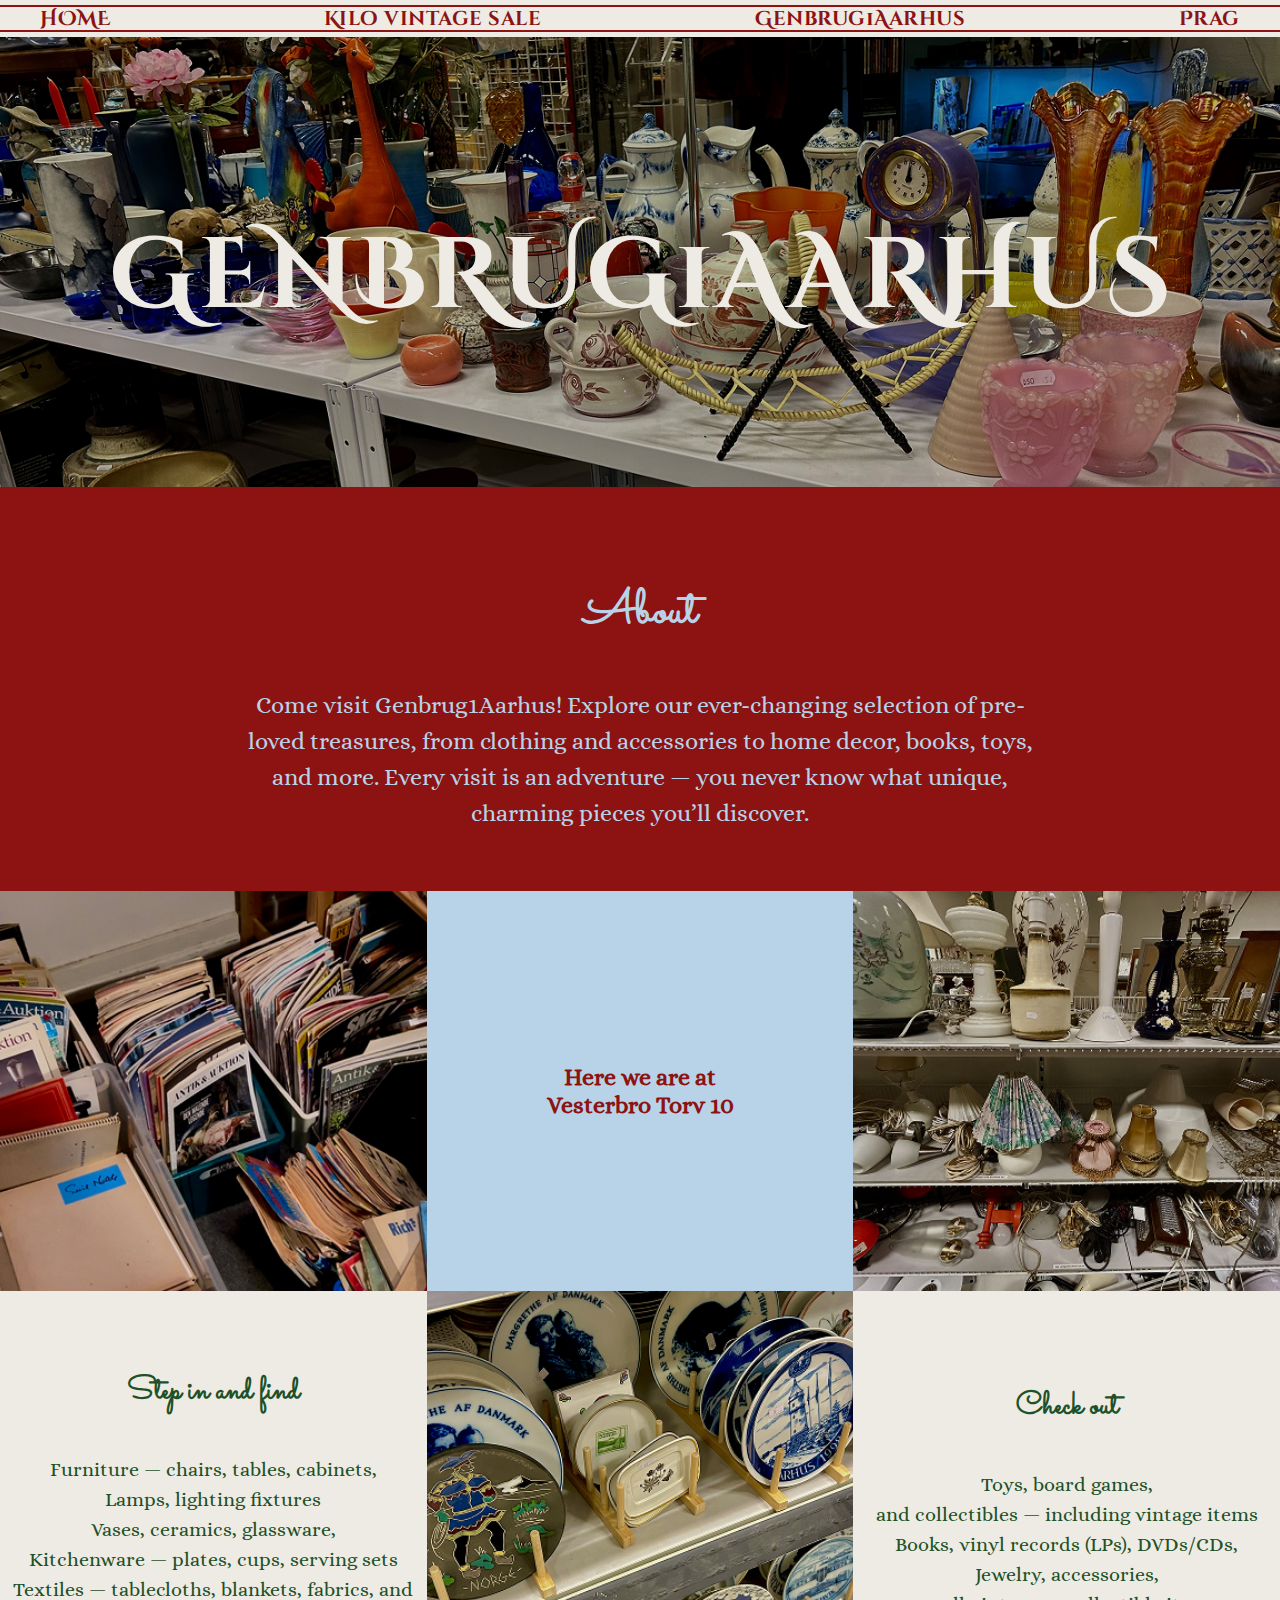
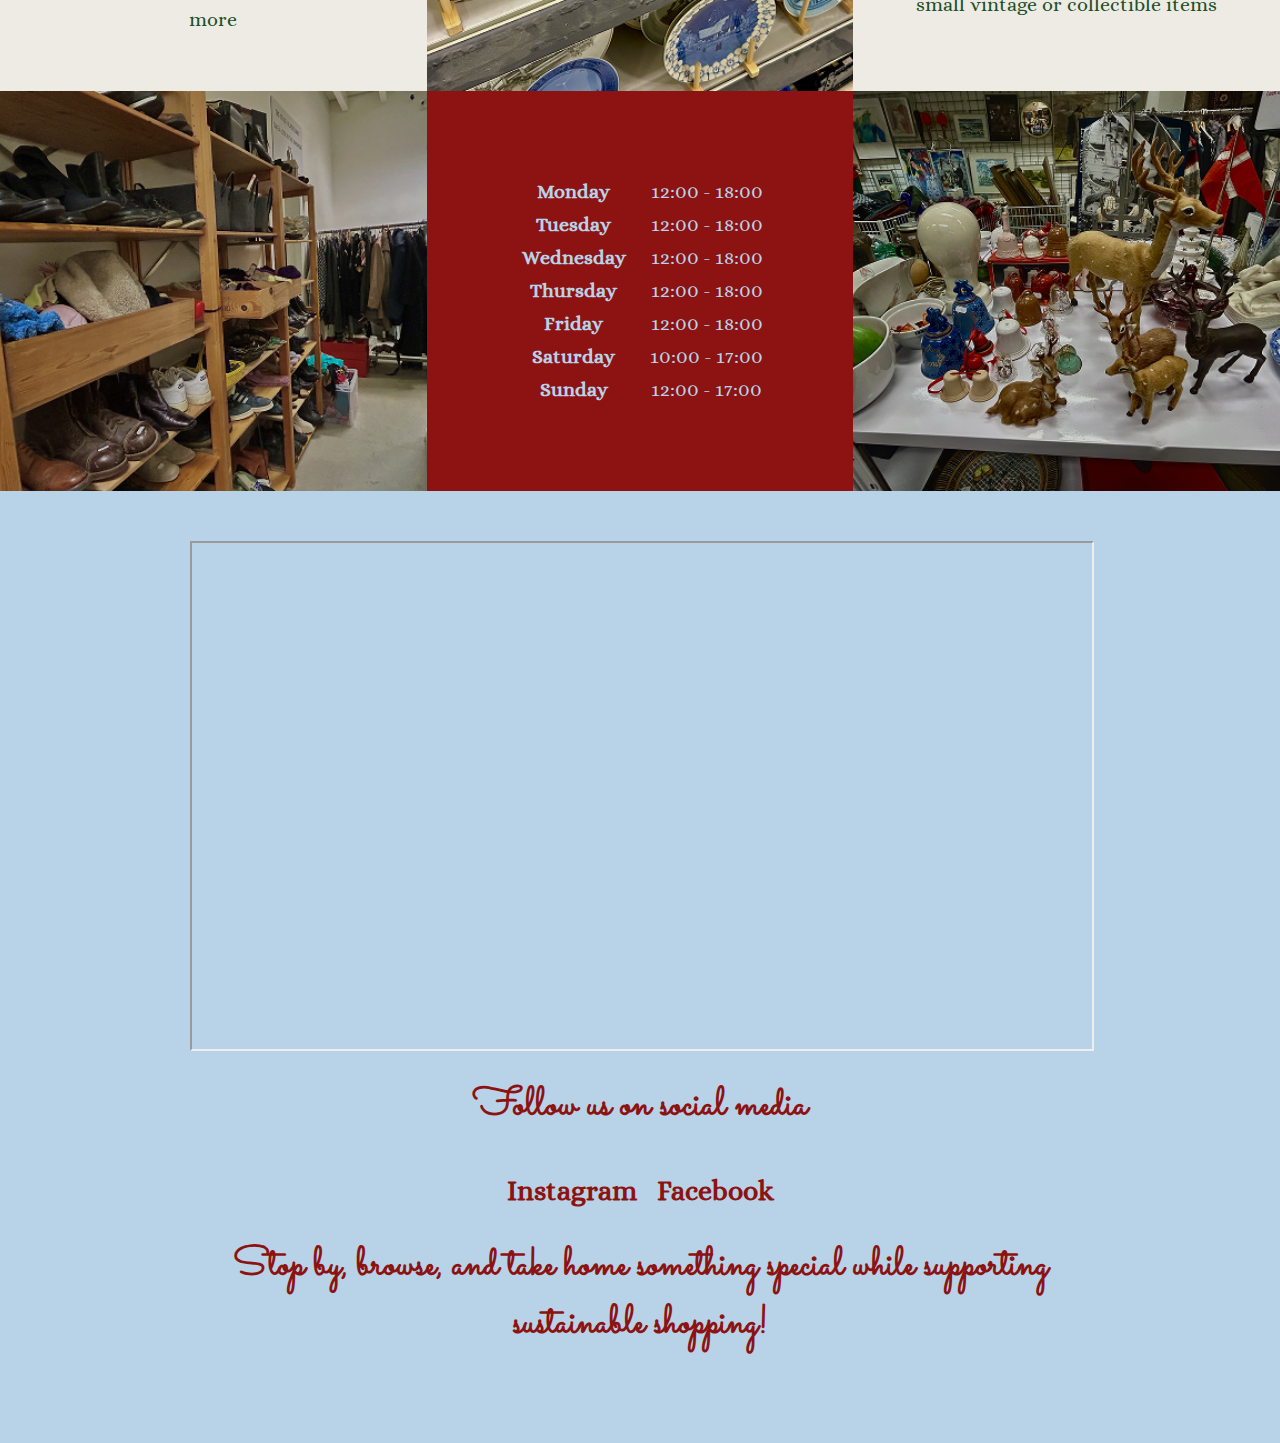
<file: genbrug1aarhus.html>
<!DOCTYPE html>
<html lang="en">
<head>
    <title>Genbrug1Aarhus</title>
    <meta charset="UTF-8">
    <meta name="viewport" content="width=device-width, initial-scale=1.0">

     <link rel="preconnect" href="https://fonts.googleapis.com">
    <link rel="preconnect" href="https://fonts.gstatic.com" crossorigin>
    <link href="https://fonts.googleapis.com/css2?family=Alice&family=Cinzel+Decorative:wght@400;700;900&family=Sacramento&display=swap" rel="stylesheet">

    <link rel="stylesheet" type="text/css" href="styles.css">
</head>
    <body class="genbrug1aarhus"> <!-- добавлен класс для страницы -->
    
    <header>
        <nav>
            <a href="index.html">HOME</a>
            <a href="kilovintagesale.html">Kilo vintage sale</a>
            <a href="genbrug1aarhus.html">Genbrug1Aarhus</a>
            <a href="prag.html">Prag</a>
        </nav>
    </header>
    <section class="genbrug-hero">
        <h1 class="genbrug-title">Genbrug1Aarhus</h1>
        </section>
        <section class="about-genbrug">
        <h2>About</h2>
         <p>Come visit Genbrug1Aarhus! 
Explore our ever-changing selection of pre-loved treasures, from clothing and accessories to 
home decor, books, toys, and more. 
Every visit is an adventure — you never know what unique, charming pieces you’ll discover.
        </p>
    </section>

     <!-- фото -->
    <section class="horizontal-row-genbrug">

    <!-- Верхнее фото -->
    <div class="block photo-block1">
        <img src="image/img01.png" alt="image 01">
    </div>

    <!-- Голубой блок с текстом и ссылкой -->
    <div class="block blue-block">
      <a href="https://maps.app.goo.gl/krM8AaS48LwozqGZ8" target="_blank" class="location-link">Here we are at<br>Vesterbro Torv 10
        </a>
    </div>

    <div class="block photo-block1">
        <img src="image/img02.png" alt="image 02">
    </div>
</section>

<!-- Второй ряд: белый- фото - белый -->
<section class="horizontal-row-genbrug">
     <div class="block white1-block">
        <h4>Step in and find</h4>
        <p>Furniture — chairs, tables, cabinets, <br>
        Lamps, lighting fixtures <br>
        Vases, ceramics, glassware,<br>
        Kitchenware — plates, cups, serving sets <br>
        Textiles — tablecloths, blankets, fabrics, and more</p>
    </div>

    <div class="block photo-block1">
        <img src="image/img03.png" alt="image 03">
    </div>

    <div class="block white2-block">
        <h4>Check out</h4>
        <p>Toys, board games, <br> 
        and collectibles — including vintage items <br>
        Books, vinyl records (LPs), DVDs/CDs, <br>
        Jewelry, accessories,<br>
 small vintage or collectible items</p>
    </div>
</section>

<!-- Третий ряд: фото - красный блок - фото -->
<section class="horizontal-row-genbrug">

    <div class="block photo-block1">
        <img src="image/img04.png" alt="image 04">
    </div>

    <div class="block red-block">
    <div class="schedule">
        <div class="day">Monday</div>
        <div class="time">12:00 - 18:00</div>

        <div class="day">Tuesday</div>
        <div class="time">12:00 - 18:00</div>

        <div class="day">Wednesday</div>
        <div class="time">12:00 - 18:00</div>

        <div class="day">Thursday</div>
        <div class="time">12:00 - 18:00</div>

        <div class="day">Friday</div>
        <div class="time">12:00 - 18:00</div>

        <div class="day">Saturday</div>
        <div class="time">10:00 - 17:00</div>

        <div class="day">Sunday</div>
        <div class="time">12:00 - 17:00</div>
    </div>
</div>

    <div class="block photo-block1">
        <img src="image/img05.png" alt="image 05">
    </div>
</section>
<!-- Видео во всю ширину -->
<section class="full-width-video1">
    <div class="video-container1">
        <div class="video-wrapper1">
    <iframe
        src="https://www.youtube.com/embed/rdLPXDSvC0g"
        title="YouTube video player"
        allow="accelerometer; autoplay; clipboard-write; encrypted-media; gyroscope; picture-in-picture"
        allowfullscreen>
    </iframe>
</div>
        <h3 class="caption1">Follow us on social media</h3>
     <div class="social-links1">
            <a href="https://www.instagram.com/genbrug1aarhus/" target="_blank">Instagram</a>
            <a href="https://www.facebook.com/p/Genbrug1Aarhus-61550768362052/" target="_blank">Facebook</a>
            </div>
            <p class="additional-caption1">  Stop by, browse, and take home something special while supporting sustainable shopping!</p>
    </div>
</section>
    </body>
</html>
</file>
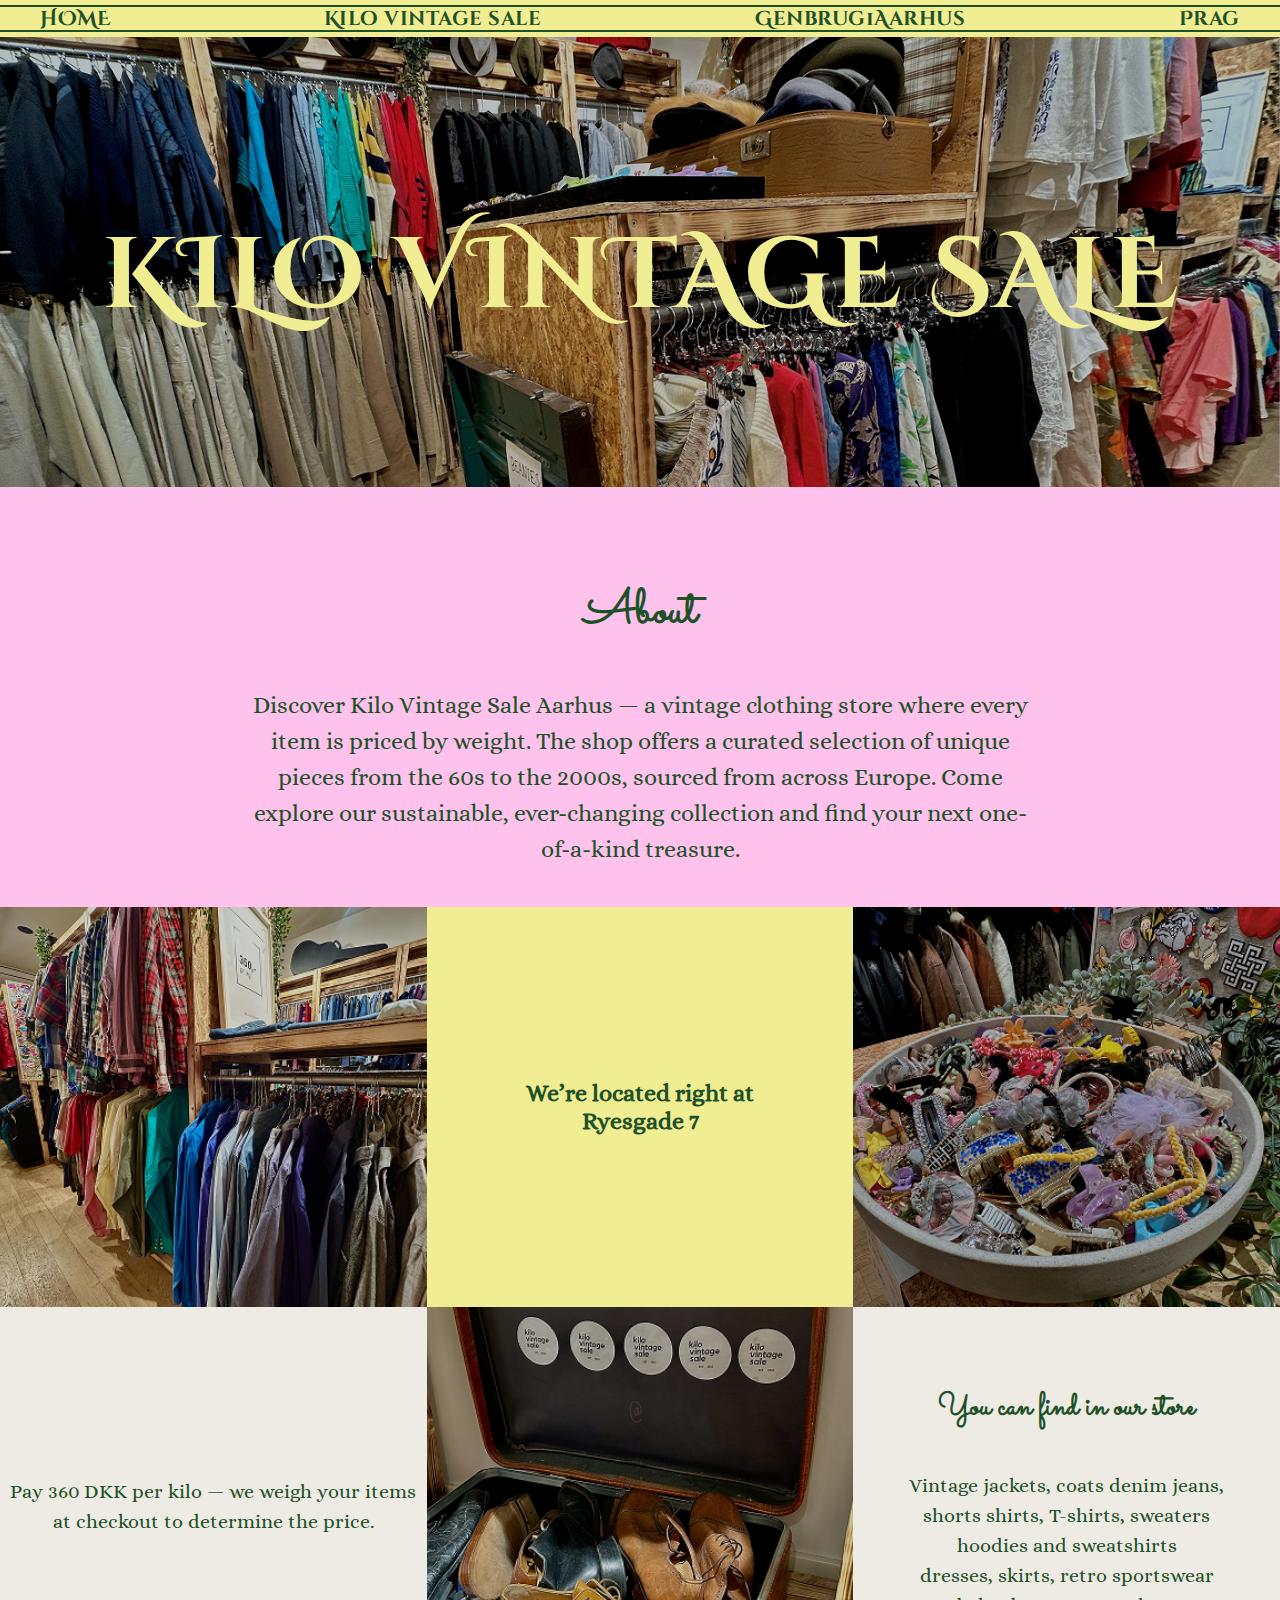
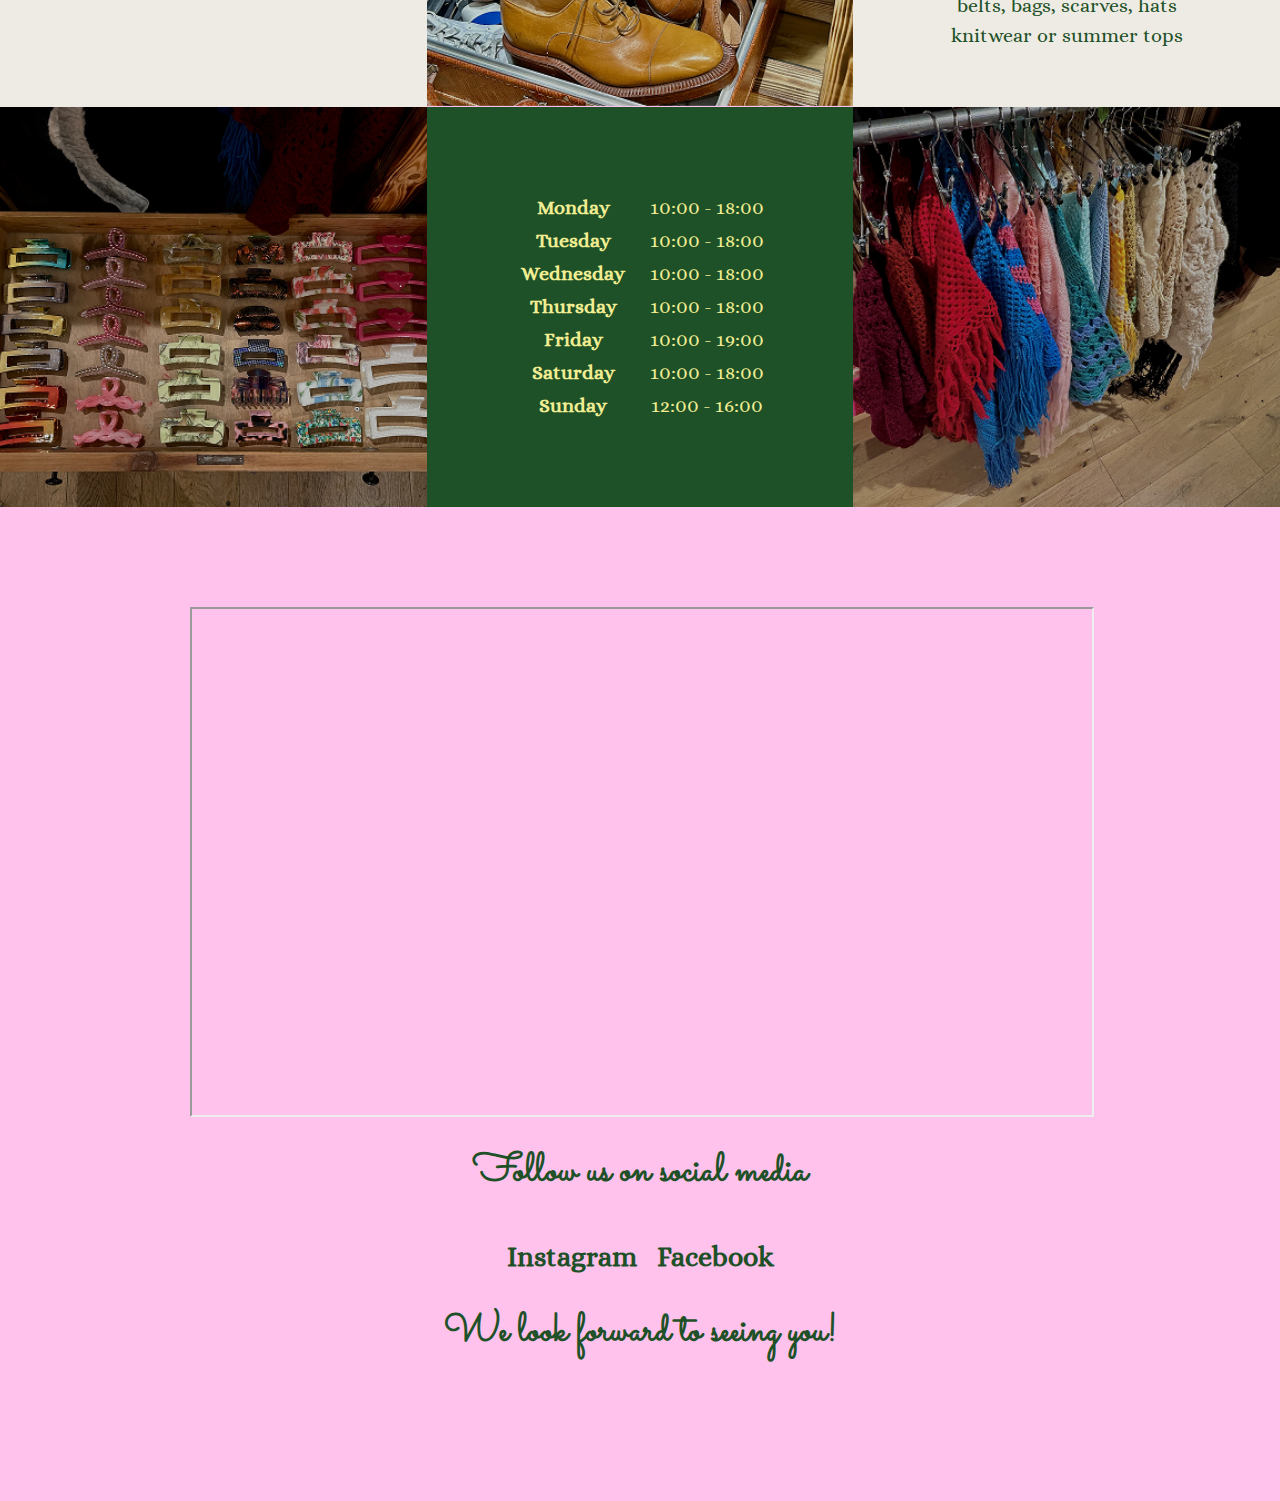
<file: kilovintagesale.html>
<!DOCTYPE html>
<html lang="en">
<head>
    <title>Kilo vintage sale</title>
    <meta charset="UTF-8">
    <meta name="viewport" content="width=device-width, initial-scale=1.0">

     <link rel="preconnect" href="https://fonts.googleapis.com">
    <link rel="preconnect" href="https://fonts.gstatic.com" crossorigin>
    <link href="https://fonts.googleapis.com/css2?family=Alice&family=Cinzel+Decorative:wght@400;700;900&family=Sacramento&display=swap" rel="stylesheet">

    <link rel="stylesheet" type="text/css" href="styles.css">
</head>
<body class="kilovintagesale"> <!-- добавлен класс для страницы -->

    
    <header>
        <nav>
            <a href="index.html">HOME</a>
            <a href="kilovintagesale.html">Kilo vintage sale</a>
            <a href="genbrug1aarhus.html">Genbrug1Aarhus</a>
            <a href="prag.html">Prag</a>
        </nav>
    </header>

    <section class="kilo-hero">
        <h1 class="kilo-title">Kilo Vintage Sale</h1>
        </section>
        <section class="about-kilo">
        <h2> About </h2>
        <p> Discover Kilo Vintage Sale Aarhus — a vintage clothing store where every item is priced by weight. 
The shop offers a curated selection of unique pieces from the 60s to the 2000s, sourced from across Europe. 
Come explore our sustainable, ever-changing collection and find your next one-of-a-kind treasure. 
        </p>
    </section>
     
    <!-- фото -->
    <section class="horizontal-row-kilo">

    <!-- Верхнее фото -->
    <div class="block photo-block">
        <img src="image/img1.png" alt="image 1">
    </div>

    <!-- Желтый блок с текстом и ссылкой -->
    <div class="block yellow-block">
        <a href="https://www.google.com/maps/place/Ryesgade+7,+8000+Aarhus" target="_blank" class="location-link"> We’re located right at <br>
            Ryesgade 7</a>

        
    </div>

    <div class="block photo-block">
        <img src="image/img2.png" alt="image 2">
    </div>
</section>

<!-- Второй ряд: белый1 - фото - белый2 -->
<section class="horizontal-row-kilo">
    
    <div class="block white01-block">
        <p>
            Pay 360 DKK per kilo — we weigh your items<br>
            at checkout to determine the price.
        </p>
</div>
       

    <div class="block photo-block">
        <img src="image/img3.png" alt="image 3">
    </div>

    <div class="block white02-block">
        <h4>You can find in our store</h4>
        <p>Vintage jackets, coats denim jeans, <br>
            shorts shirts, T-shirts, sweaters <br>
           hoodies and sweatshirts <br>
         dresses, skirts, retro sportswear <br>
        belts, bags, scarves, hats <br>
        knitwear or summer tops</p>
    </div>
</section>

<!-- Третий ряд: фото - зеленый - фото -->
<section class="horizontal-row-kilo">

    <div class="block photo-block">
        <img src="image/img4.png" alt="image 4">
    </div>

    <div class="block green-block">
        <div class="schedule">
            <div class="day">Monday</div>
            <div class="time">10:00 - 18:00</div>

            <div class="day">Tuesday</div>
            <div class="time">10:00 - 18:00</div>

            <div class="day">Wednesday</div>
            <div class="time">10:00 - 18:00</div>

            <div class="day">Thursday</div>
            <div class="time">10:00 - 18:00</div>

            <div class="day">Friday</div>
            <div class="time">10:00 - 19:00</div>

            <div class="day">Saturday</div>
            <div class="time">10:00 - 18:00</div>

            <div class="day">Sunday</div>
            <div class="time">12:00 - 16:00</div>
        </div>
    </div>

    <div class="block photo-block">
        <img src="image/img5.png" alt="image 5">
    </div>
</section>
<!-- Видео во всю ширину -->
<section class="full-width-video">
  
<div class="video-wrapper">
  <iframe
    src="https://youtu.be/vr_mb2piB7E"
    title="Video"
    frameborder="0"
    allow="accelerometer; autoplay; clipboard-write; encrypted-media; gyroscope; picture-in-picture"
    allowfullscreen>
  </iframe>
</div>
<section class="full-width-video">
    <div class="video-container">

        <div class="video-wrapper">
            <iframe
             src="https://www.youtube.com/embed/vr_mb2piB7E"
    title="YouTube video player"
    allow="accelerometer; autoplay; clipboard-write; encrypted-media; gyroscope; picture-in-picture"
    allowfullscreen>
            </iframe>
        </div>

        <h3 class="caption">Follow us on social media</h3>

        <div class="social-links">
            <a href="https://www.instagram.com/kilovintagesale/" target="_blank">Instagram</a>
            <a href="https://www.facebook.com/Kilovintagesale" target="_blank">Facebook</a>
        </div>

        <p class="additional-caption">We look forward to seeing you!</p>
    </div>
</section>


</body>
</html>
</file>
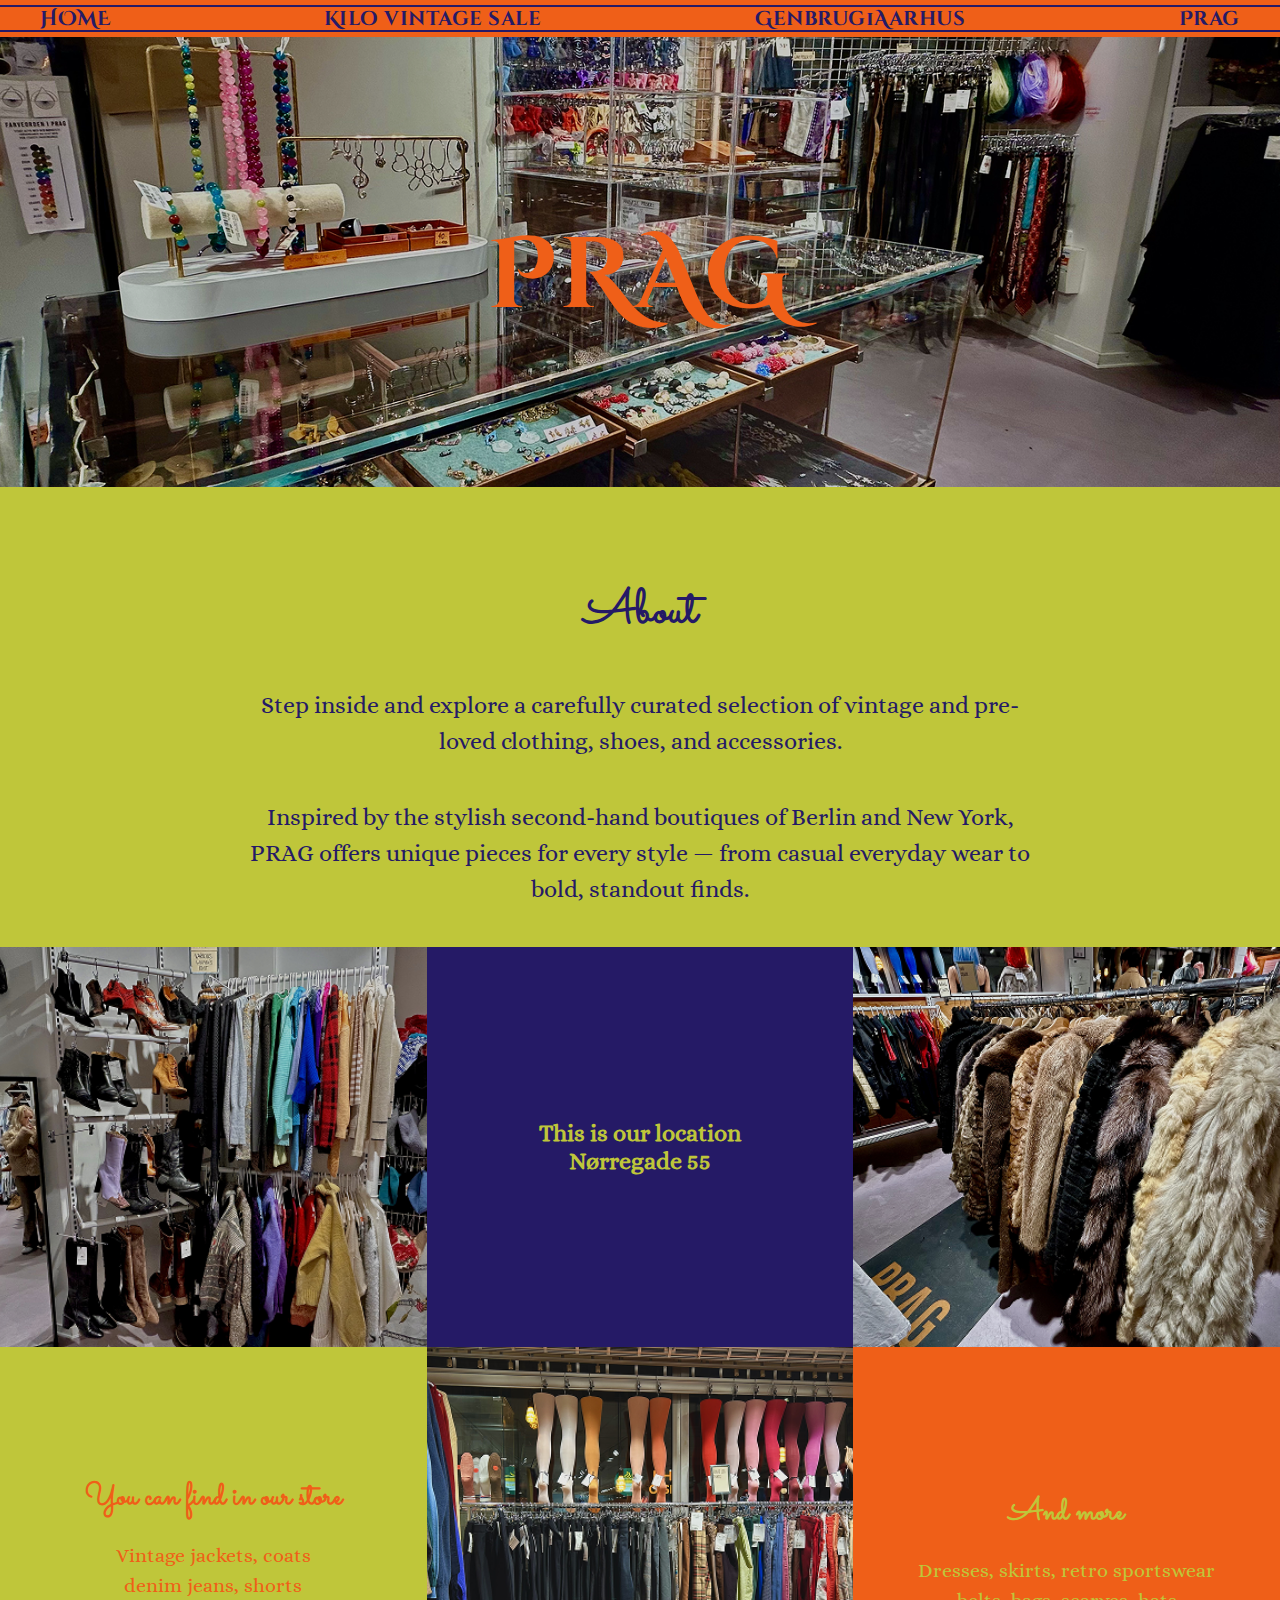
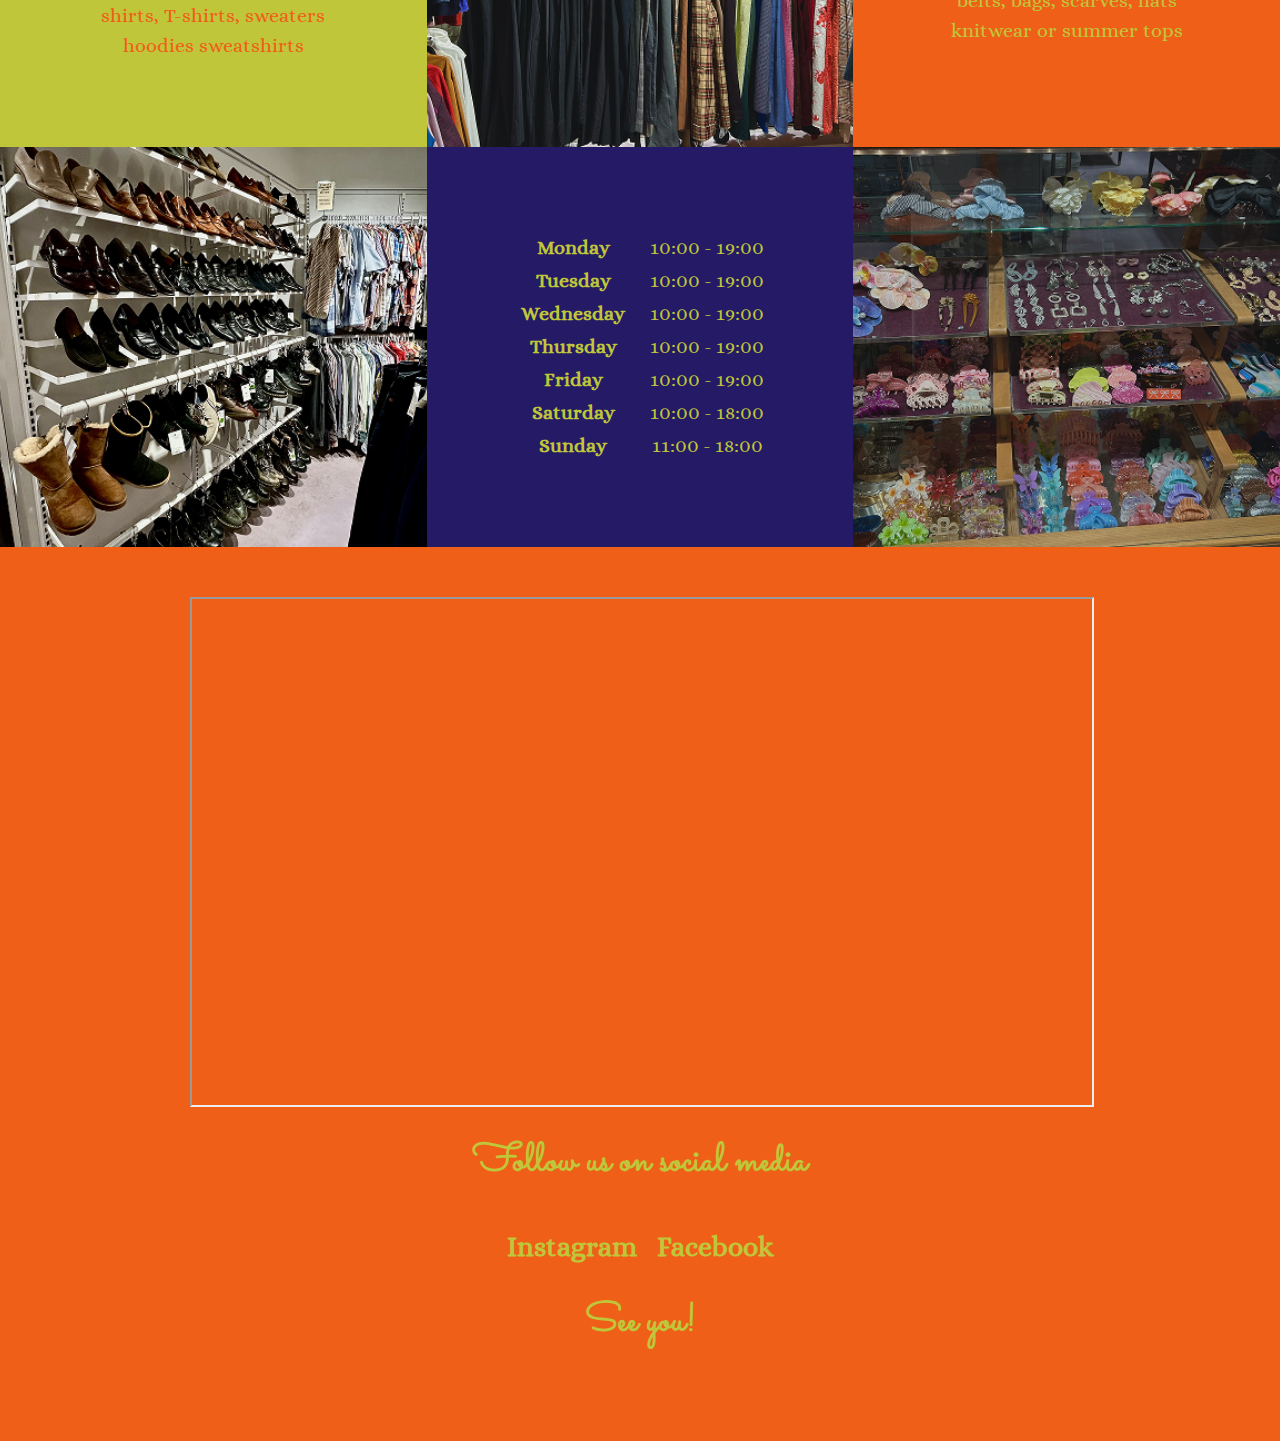
<file: prag.html>
<!DOCTYPE html>
<html lang="en">
<head>
    <title>Prag</title>
    <meta charset="UTF-8">
    <meta name="viewport" content="width=device-width, initial-scale=1.0">

     <link rel="preconnect" href="https://fonts.googleapis.com">
    <link rel="preconnect" href="https://fonts.gstatic.com" crossorigin>
    <link href="https://fonts.googleapis.com/css2?family=Alice&family=Cinzel+Decorative:wght@400;700;900&family=Sacramento&display=swap" rel="stylesheet">

    <link rel="stylesheet" type="text/css" href="styles.css">
</head>
    <body class="prag"> <!-- добавлен класс для страницы -->
    
    <header>
        <nav>
            <a href="index.html">HOME</a>
            <a href="kilovintagesale.html">Kilo vintage sale</a>
            <a href="genbrug1aarhus.html">Genbrug1Aarhus</a>
            <a href="prag.html">Prag</a>
        </nav>
    </header>
        </header>
    <section class="prag-hero">
        <h1 class="prag-title">Prag</h1>
        </section>
        <section class="about-prag">
        <h2>About</h2>
         <p>Step inside and explore a carefully curated selection of vintage 
            and pre-loved clothing, shoes, and accessories.</p>
         <p>Inspired by the stylish second-hand boutiques of Berlin and New York, 
         PRAG offers unique pieces for every style — from casual everyday wear to bold, standout finds.</p>
    </section>

<!-- фото -->
    <section class="horizontal-row-prag">

    <!-- Верхнее фото -->
    <div class="block photo-block2">
        <img src="image/img001.png" alt="image 001">
    </div>

    <!-- Голубой блок с текстом и ссылкой -->
    <div class="block darkblue-block">
      <a href="https://www.google.com/maps/place/N%C3%B8rregade+55,+8000+Aarhus+C,+Denmark" target="_blank" class="location-link">This is our location<br>Nørregade 55</a>
    </div>

    <div class="block photo-block2">
        <img src="image/img002.png" alt="image 002">
    </div>
</section>

<!-- Второй ряд: светлозеленый - фото - оранжевый -->
<section class="horizontal-row-prag">
    <div class="block lightgreen-block">
        <h4>You can find in our store</h4>
        <p>Vintage jackets, coats <br>
        denim jeans, shorts <br>
        shirts, T-shirts, sweaters <br>
        hoodies sweatshirts</p>
    </div>
       

    <div class="block photo-block2">
        <img src="image/img003.png" alt="image 003">
    </div>

    <div class="block orange-block">
        <h4>And more</h4>
        <p>Dresses, skirts, retro sportswear <br>
        belts, bags, scarves, hats <br>
        knitwear or summer tops</p>
    </div>
</section>

<!-- Третий ряд: фото - синий2 - фото -->
<section class="horizontal-row-prag">

    <div class="block photo-block2">
        <img src="image/img004.png" alt="image 004">
    </div>

    <div class="block darkblue2-block">
    <div class="schedule">
        <div class="day">Monday</div>
        <div class="time">10:00 - 19:00</div>

        <div class="day">Tuesday</div>
        <div class="time">10:00 - 19:00</div>

        <div class="day">Wednesday</div>
        <div class="time">10:00 - 19:00</div>

        <div class="day">Thursday</div>
        <div class="time">10:00 - 19:00</div>

        <div class="day">Friday</div>
        <div class="time">10:00 - 19:00</div>

        <div class="day">Saturday</div>
        <div class="time">10:00 - 18:00</div>

        <div class="day">Sunday</div>
        <div class="time">11:00 - 18:00</div>
    </div>
    </div>

    <div class="block photo-block2">
        <img src="image/img005.png" alt="image 005">
    </div>
</section>
<!-- Видео во всю ширину -->

<section class="full-width-video2">
    <div class="video-container2">

        <div class="video-wrapper2">
            <iframe
             src="https://www.youtube.com/embed/N9jTrflmrgc"
    title="YouTube video player"
    allow="accelerometer; autoplay; clipboard-write; encrypted-media; gyroscope; picture-in-picture"
    allowfullscreen>
            </iframe>
        </div>
        <h3 class="caption2">Follow us on social media</h3>
     <div class="social-links2">
            <a href="https://www.instagram.com/pragcopenhagen/#" target="_blank">Instagram</a>
            <a href="https://www.facebook.com/pragcopenhagen" target="_blank">Facebook</a>
            </div>
            <p class="additional-caption2">  See you!</p>
    </div>
</section>

</body>
</html>
</file>
<file: styles.css>
@font-face {
    font-family: 'CinzelDecorative';
    src: url('fonts/CinzelDecorative-Regular.woff2') format('woff2'),
         url('fonts/CinzelDecorative-Regular.ttf') format('truetype');
    font-weight: 400;
    font-style: normal;
}

@font-face {
    font-family: 'CinzelDecorative';
    src: url('fonts/CinzelDecorative-Bold.woff2') format('woff2'),
         url('fonts/CinzelDecorative-Bold.ttf') format('truetype');
    font-weight: 700;
    font-style: normal;
}

@font-face {
    font-family: 'CinzelDecorative';
    src: url('fonts/CinzelDecorative-Black.woff2') format('woff2'),
         url('fonts/CinzelDecorative-Black.ttf') format('truetype');
    font-weight: 900;
    font-style: normal;
}
 .sacramento-regular {
  font-family: "Sacramento", cursive;
  font-weight: 400;
  font-style: normal;
}

.alice-regular {
  font-family: "Alice", serif;
  font-weight: 400;
  font-style: normal;
}

body.home {
    margin: 0;
    padding: 0;
    background-color: #EEEBE4; /* Цвет фона для главной страницы */
}
.home header {
    background-color: #FFC2EC;  /* Розовый фон для шапки */
    position: relative;  /* Чтобы псевдоэлементы ::before и ::after могли позиционироваться относительно header */
    width: 100%; /* Ширина шапки на всю ширину страницы */
}
.home header::before, 
.home header::after {
    content: ""; /* Создаём пустой блок, без текста, иначе псевдоэлемент не отображается */
    position: absolute; /* Абсолютное позиционирование относительно header */
    left: 0; /* Левый край линии совпадает с левым краем header */
    width: 100%;  /* Ширина линии равна ширине header */
    height: 2px;      /* Толщина линии 2 пикселя */         
    background-color: #251A66; /* Цвет линии — тёмно-синий */

}
.home header::before {
    top: 5px; /* Отступ от верхнего края header 5 пикселей */
}

.home header::after {
    bottom: 5px;  /* Отступ от нижнего края header 5 пикселей */
}



/* --- Меню --- */
.home nav {
max-width: 1200px; 
margin: 0 auto; 
padding: 5px 20px; 
display: flex; 
justify-content: space-between; 
align-items: center;
}

.home nav a {
    text-decoration: none;
    color: #251A66; /* Цвет текста ссылок */
    font-family: "Cinzel Decorative", serif; /* шрифт меню */
    font-size: 20px;
    font-weight: 700;
    letter-spacing: 0.5px;
    transition: 0.25s ease;
}

.home nav a:hover {
    transform: scale(1.08); /* Ссылка немного увеличивается при наведении */
}

/* --- Заголовок --- */
.vintage-title {
    font-family: "Cinzel Decorative", serif; 
    font-weight: 700;
    font-style: normal;
    font-size: 100px;
    line-height: 3;
    letter-spacing: 2px;
    color: #251A66;
    text-align: center;
    text-transform: uppercase;
    margin: 30px 0 50px 0;
}


#gallery {
    width: 100%;
    overflow: hidden;  
}

#gallery-track {
    display: flex;
    gap: 100px;     /* расстояние между картинками */
    width: max-content;
    will-change: transform;
}
.gallery-track img {
    display: block;
    height: 150px; /* можно задать одинаковую высоту, чтобы было ровно */
    object-fit: cover;
}

.about-vintage h2 {
    font-family: "Sacramento", cursive; 
    font-size: 48px;
    color: #EF5F18;
    text-align: center;  
    margin-bottom: 40px;
}

.about-vintage p {
    font-family: "Alice", serif; 
    font-size: 24px;
    line-height: 1.6;
    color: #EF5F18;
    text-align: center;
    max-width: 800px; /* ограничение ширины для длинных текстов */
    margin: 0 auto 40px auto; /* центрирование и отступ снизу */
    padding: 0; /* убираем фиксированные паддинги */ 
}
/* Адаптивность для мобильных устройств */
@media (max-width: 768px) {
    h2.about-vintage {
        font-size: 36px;
    }
    section p {
        font-size: 20px;
        max-width: 90%; /* меньше отступы на мобильных */
    }
}

a {
    text-decoration: none; 
    color: inherit;        
    outline: none;         
}
/* Карточки магазинов */

.shop-name, .shop-name1, .shop-name2 {
    font-family: "Cinzel Decorative", serif;
    font-weight: 700;
    font-style: normal;
    font-size: 24px;
    line-height: 10px;
    display: block;       
    text-align: center;   /* выравниваем названия по центру карточки */
    margin-top: 20px;     /* отступ сверху внутри карточки */
    color: #1E5128; 
} 

.shop-name1 { color: #8C1312; }
.shop-name2 { color: #251A66; }
/* Адреса магазинов */
.shop-address, .shop-address1, .shop-address2 {
    font-family: "Alice", serif;
    font-size: 20px;
    line-height: 25px;
    display: block;        
    text-align: center;   /* выравниваем адрес по центру карточки */
    margin: 5px 0 10px;   /* отступы сверху и снизу */
    color: #1E5128;       /* для shop-address1 можно другой цвет */
}

.shop-address1 { color: #8C1312; }
.shop-address2 { color: #251A66; }

/* Фото-контейнеры */
.photo-container {
    background-color: #F1ED92;
    width: 320px;
    height: 450px;
    padding: 15px;
    overflow: hidden;
    display: flex;
    justify-content: center;
    align-items: center;
    margin: 0 auto; 
} 
.photo-container-blue {
    background-color: #B8D3E8;
}

.photo-container-orange {
    background-color: #EF5218;
}

.photo-container img {
    width: 100%;
    height: 100%;
    object-fit: cover;
    display: block;
}

/* Контейнер всех карточек */
.shops-container {
    display: flex;
    flex-wrap: wrap;         /* перенос на следующую строку */
    justify-content: space-around; 
    gap: 40px;               /* расстояние между карточками */
    margin-top: 50px;
}

/* Карточки магазинов */
.shop-card {    
    display: flex;            /* чтобы элементы внутри карточки можно было центрировать */
    flex-direction: column;   /* фото, название, адрес и эллипс идут вертикально */
    align-items: center;  
    width: 350px; /* ширина = ширина фото + паддинги */
    box-sizing: border-box;
}
.shop-card {
    display: flex;
    flex-direction: column;
    align-items: center;  
    width: 350px;
    box-sizing: border-box;
    transition: transform 0.3s ease, box-shadow 0.3s ease;
    cursor: pointer;
}

/* Подъем карточки при наведении */
.shop-card:hover {
    transform: translateY(-10px) scale(1.03); /* приподнимаем и слегка увеличиваем */
    
}
/* Разные тени для каждой карточки при наведении */
.shops-container .shop-card:nth-child(1):hover {
    box-shadow:   0 40px 80px 20px rgba(30, 81, 40, 0.95),
        0 0 60px 10px rgba(30, 81, 40, 0.7);; 
}
.shops-container .shop-card:nth-child(2):hover {
    box-shadow: 0 40px 80px 20px rgba(140, 19, 18, 0.95),
        0 0 60px 10px rgba(140, 19, 18, 0.7); 
}
.shops-container .shop-card:nth-child(3):hover {
    box-shadow: 0 40px 80px 20px rgba(37, 26, 102, 0.95),
        0 0 60px 10px rgba(37, 26, 102, 0.7);
}


/* колебание фото при наведении */
.shop-card:hover .photo-container img {
    transform: rotate(-2deg); /* небольшое вращение */
    animation: wiggle 0.3s ease forwards; 
}

/* возврат при уходе мыши */
.photo-container img {
    transition: transform 0.3s ease;
}
@keyframes wiggle {
    0% { transform: rotate(0deg); }
    25% { transform: rotate(-2deg); }
    50% { transform: rotate(2deg); }
    75% { transform: rotate(-1deg); }
    100% { transform: rotate(0deg); }
}
.shop-card:hover .photo-container img {
    animation: wiggle 0.3s ease forwards;
}

.price-ellipse {
    display: flex;
    justify-content: center;
    margin-top: 15px;
}

.price-ellipse svg {
    width: 220px; /* фиксированная ширина SVG, чтобы все одинаково */
    height: 52px;
}

/* Магазин 1 */

.ellipse-1 .ellipse-path {
    fill: #1E5128;
    stroke: #F1ED92;
}

.ellipse-1 .ellipse-text {
    fill: #F1ED92;
    font-size: 18px;
    font-family: 'Alice', serif;
}

/* Магазин 2 */
.ellipse-2 .ellipse-path {
    fill: #8C1312;
    stroke: #B8D3E8;
}
.ellipse-2 .ellipse-text {
    fill: #B8D3E8;
    font-size: 18px;
    font-family: 'Alice', serif;
}

/* Магазин 3 */
.ellipse-3 .ellipse-path {
    fill: #251A66;
    stroke: #EF5218;
}
.ellipse-3 .ellipse-text {
    fill: #EF5218;
    font-size: 18px;
    font-family: 'Alice', serif;
}

.price-ellipse {
    display: flex;               /* используем flex для центрирования SVG */
    justify-content: center;     /* центрируем по горизонтали */
    align-items: center;         /* центрируем по вертикали (если нужно) */
    margin-top: 10px;            /* отступ сверху от фото */
    width: 100%;                 /* чтобы заняло всю ширину карточки */
}

.price-ellipse svg {
    max-width: 100%;             /* SVG подстраивается под ширину карточки */
    height: auto;                /* сохраняем пропорции */
    display: block;
}
  
/* Kilo vintage sale фон и шапка*/

body.kilovintagesale {
    margin: 0;
    padding: 0;
    background-color: #FFC2EC; /* Цвет фона для главной страницы */
}
.kilovintagesale header {
    background-color: #F1ED92;  /* Желтый фон для шапки */
    position: relative;  /* Чтобы псевдоэлементы ::before и ::after могли позиционироваться относительно header */
    width: 100%; /* Ширина шапки на всю ширину страницы */
}
.kilovintagesale header::before, 
.kilovintagesale header::after {
    content: ""; /* Создаём пустой блок, без текста, иначе псевдоэлемент не отображается */
    position: absolute; /* Абсолютное позиционирование относительно header */
    left: 0; /* Левый край линии совпадает с левым краем header */
    width: 100%;  /* Ширина линии равна ширине header */
    height: 2px;      /* Толщина линии 2 пикселя */         
    background-color: #1E5128; /* Цвет линии — тёмно-зеленый */

}
.kilovintagesale header::before {
    top: 5px; /* Отступ от верхнего края header 5 пикселей */
}

.kilovintagesale header::after {
    bottom: 5px;  /* Отступ от нижнего края header 5 пикселей */
}

/* --- Меню для kilo vintage sale --- */
.kilovintagesale nav {
    max-width: 1200px; /* Ограничивает ширину меню */
    margin: 0 auto; /* Центрирует меню по горизонтали */
    padding: 5px 20px; /* Отступы внутри nav */
    display: flex;
    justify-content: space-between;
    align-items: center;
    
}

.kilovintagesale nav a {
    text-decoration: none;
    color: #1E5128; /* Цвет текста ссылок */
    font-family: "Cinzel Decorative", serif; /* шрифт меню */
    font-size: 20px;
    font-weight: 700;
    letter-spacing: 0.5px;
    transition: 0.25s ease;
}

.kilovintagesale nav a:hover {
    transform: scale(1.08); /* Ссылка немного увеличивается при наведении */
}

/* --- Заголовок для kilo vintage sale --- */
.kilo-hero {
    position: relative;                 /* чтобы текст можно было позиционировать поверх */
    background-image: url('image/kilo.png'); /* путь к твоему фото */
    background-size: cover;             /* растягивает изображение, чтобы покрыть всю секцию */
    background-position: center;        /* центрирует изображение */
    height: 400px;                      /* высота секции (можно менять) */
    display: flex;                      /* для центрирования текста */
    justify-content: center;            /* горизонтально по центру */
    align-items: center;     
}
.kilo-hero .kilo-title {
    font-family: "Cinzel Decorative", serif; 
    font-weight: 700;
    font-style: normal;
    font-size: 100px;
    line-height: 3;
    letter-spacing: 2px;
    color: #F1ED92;
    text-align: center;
    text-transform: uppercase;
    margin: 30px 0 50px 0;
}
@media (max-width: 768px) {
    .kilo-hero .kilo-title {
        font-size: 50px;
    }
}
/* --- Описание для kilo vintage sale --- */
.about-kilo h2 {
    font-family: "Sacramento", cursive; 
    font-size: 48px;
    color: #1E5128;
    text-align: center;
    
}

.about-kilo p {
    font-family: "Alice", serif; 
    font-size: 24px;
    line-height: 1.5;
    color: #1E5128;
    text-align: center;
    max-width: 800px;
    margin: 0 auto 40px auto;
    padding: 0 5%;
}

body, html {
    margin: 0;
    padding: 0;
}

.horizontal-row-kilo  {
    display: flex;              /* горизонтальное расположение блоков */
    margin: 0;                  /* убираем внешние отступы */
    padding: 0;                 /* убираем внутренние отступы */
    width: 100%;               /* секция на всю ширину экрана */
}

/* Общие стили для блоков */
.horizontal-row-kilo .block { 
    flex: 1;                    /* каждый блок занимает равную ширину */
    height: 400px;           /* фиксированная высота */
    margin: 0;
    padding: 0;
    display: flex;           /* для центрирования контента внутри блока */
    justify-content: center;
    align-items: center;
    min-height: 0;
    overflow: hidden;
}

/* Фото */
.photo-block img {
    width: 100%;                /* фото растягивается на всю ширину блока */
    height: 100%;               /* фото растягивается на всю высоту блока */
    object-fit: cover;          /* кадрирование фото, чтобы заполнить блок */
    display: block;             /* убираем пробелы под изображением */
}

/* Жeлтый */
.yellow-block {
    background-color: #F1ED92;
    display: flex;
    justify-content: center;
    align-items: center;
}

.yellow-block a {
    color: #1E5128;
    font-family: "Alice", serif;
    font-size: 24px;
    font-weight: 700;
    text-align: center;
    text-decoration: none;
    padding: 20px;
}

.yellow-block a:hover {
    transform: scale(1.05);
    color: #1E5128;
}

/* Белый блок 1 */
.white01-block {
    background-color: #EEEBE4; 
    display: flex;
    justify-content: center;
    align-items: center;
}
.white01-block {
    background-color: #EEEBE4;
    display: flex;
    flex-direction: column;
    justify-content: center;
    align-items: stretch;
}
.white01-block h4 {
    color: #1E5128;
    font-family: "Sacramento", cursive;
    font-size: 32px;
    margin-bottom: 20px; /* ⬅ расстояние до текста */
    text-align: center;
}
.white01-block p {
    color: #1E5128;
    font-family: "Alice", serif;
    font-size: 20px;
    line-height: 30px;
    word-spacing: 1px;
    width: 100%;     /* ✅ нормальная ширина текста */
    padding: 0 30px;       /* центрирует блок текста */
    text-align: center;
}


/* Белый блок 2 */
.white02-block {
    background-color: #EEEBE4;
    display: flex;
    flex-direction: column;
    justify-content: center;
    align-items: stretch;
}
.white02-block h4 {
    color: #1E5128;
    font-family: "Sacramento", cursive;
    font-size: 32px;
    margin-bottom: 20px; /* ⬅ расстояние до текста */
    text-align: center;
}
.white02-block p {
    color: #1E5128;
    font-family: "Alice", serif;
    font-size: 20px;
    line-height: 30px;
    word-spacing: 1px;
    width: 100%;     /* ✅ нормальная ширина текста */
    padding: 0 30px;       /* центрирует блок текста */
    text-align: center;
}
@media (max-width: 900px) {
    .horizontal-row-kilo {
        flex-direction: column; /* блоки выстраиваются вертикально */
        height: auto;           /* высота подстраивается под контент */
    }

    .horizontal-row-kilo .block {
        width: 100%;
        height: 300px;          /* можно уменьшить высоту для мобильного */
    }

    .photo-block img {
        height: 100%;
    }
}



.green-block {
    background-color: #1E5128;
    display: flex;
    flex-direction: column;
    justify-content: center;
    align-items: stretch;
}

/* Контейнер расписания */
.green-block .schedule {
    display: grid;
    grid-template-columns: 1fr 1fr; /* два столбца одинаковой ширины */
    gap: 10px 20px; /* вертикальный и горизонтальный промежуток */
    text-align: center;
}

/* День недели */
.green-block .schedule .day {
    font-family: "Alice", serif;
    font-size: 20px;
    font-weight: 700;
    color: #F1ED92;
}

/* Время */
.green-block .schedule .time {
    font-family: "Alice", serif;
    font-size: 20px;
    font-weight: 400;
    color: #F1ED92;
}

.photo-block img {
        height: 100%;
    }
.full-width-video {
    width: 100%;
    background-color: #FFC2EC;
    display: flex;
    justify-content: center;
    padding: 50px 0;
}

.video-wrapper {
    position: relative;
    padding-top: 56.25%;
}

.video-wrapper iframe {
    position: absolute;
    inset: 0;
    width: 100%;
    height: 100%;
}
.video-container {
    width: 100%;
    max-width: 900px;
    padding: 0 20px;
}

.video-container .caption {
    text-align: center;
    color: #1E5128;
    font-family: "Sacramento", cursive;
    font-size: 40px;
    margin-top: 30px;
}
  
.social-links {
    text-align: center;
    margin-top: 10px;        /* расстояние от надписи */
    display: flex;
    justify-content: center; /* горизонтальное расположение ссылок */
    gap: 20px;               /* расстояние между ссылками */
}

.social-links a {
    text-decoration: none;   
    color: #1E5128;          /* цвет текста ссылок */
    font-family: "Alice", serif;
    font-size: 28px;
    font-weight: 700;
    transition: 0.3s ease;
}

.social-links a:hover {
    color: #F1ED92;          /* цвет при наведении */
    transform: scale(1.05);  /* лёгкое увеличение */
}

.additional-caption {
    text-align: center;
    color: #1E5128;                 /* цвет текста */
    font-family: "Sacramento", cursive;
    font-size: 40px;
    font-weight: 700;
    margin-top: 30px;                /* расстояние сверху от соцсетей */
}


body.genbrug1aarhus {
    margin: 0;
    padding: 0;
    background-color: #8C1312; /* Цвет фона для главной страницы */
}
.genbrug1aarhus header {
    background-color: #EEEBE4;  /* Бежевый фон для шапки */
    position: relative;  /* Чтобы псевдоэлементы ::before и ::after могли позиционироваться относительно header */
    width: 100%; /* Ширина шапки на всю ширину страницы */
}
.genbrug1aarhus header::before, 
.genbrug1aarhus header::after {
    content: ""; /* Создаём пустой блок, без текста, иначе псевдоэлемент не отображается */
    position: absolute; /* Абсолютное позиционирование относительно header */
    left: 0; /* Левый край линии совпадает с левым краем header */
    width: 100%;  /* Ширина линии равна ширине header */
    height: 2px;      /* Толщина линии 2 пикселя */         
    background-color: #8C1312; /* Цвет линии — тёмно-красный */

}
.genbrug1aarhus header::before {
    top: 5px; /* Отступ от верхнего края header 5 пикселей */
}

.genbrug1aarhus header::after {
    bottom: 5px;  /* Отступ от нижнего края header 5 пикселей */
}

/* --- Меню для kilo vintage sale --- */
.genbrug1aarhus nav {
    max-width: 1200px; /* Ограничивает ширину меню */
    margin: 0 auto; /* Центрирует меню по горизонтали */
    padding: 5px 20px; /* Отступы внутри nav */
    display: flex;
    justify-content: space-between;
    align-items: center;
    
}

.genbrug1aarhus nav a {
    text-decoration: none;
    color: #8C1312; /* Цвет текста ссылок */
    font-family: "Cinzel Decorative", serif; /* шрифт меню */
    font-size: 20px;
    font-weight: 700;
    letter-spacing: 0.5px;
    transition: 0.25s ease;
}

.genbrug1aarhus nav a:hover {
    transform: scale(1.08); /* Ссылка немного увеличивается при наведении */
}
/* --- Заголовок для Genbrug1Aarhus --- */
.genbrug-hero {
    position: relative;                 /* чтобы текст можно было позиционировать поверх */
    background-image: url('image/genbrug.png'); /* путь к твоему фото */
    background-size: cover;             /* растягивает изображение, чтобы покрыть всю секцию */
    background-position: center;        /* центрирует изображение */
    height: 400px;                      /* высота секции (можно менять) */
    display: flex;                      /* для центрирования текста */
    justify-content: center;            /* горизонтально по центру */
    align-items: center;     
}
.genbrug-hero .genbrug-title {
    font-family: "Cinzel Decorative", serif; 
    font-weight: 700;
    font-style: normal;
    font-size: 100px;
    line-height: 3;
    letter-spacing: 2px;
    color: #EEEBE4;
    text-align: center;
    text-transform: uppercase;
    margin: 30px 0 50px 0;
}
@media (max-width: 768px) {
    .kilo-hero .kilo-title {
        font-size: 50px;
    }
}
/* --- Описание для Genbrug1Aarhus --- */
.about-genbrug h2{
    font-family: "Sacramento", cursive; 
    font-size: 48px;
    color: #B8D3E8;
    text-align: center;
    
}
.about-genbrug p {
    font-family: "Alice", serif; 
    font-size: 24px;
    line-height: 1.5;
    color: #B8D3E8;
    text-align: center;
    max-width: 800px;
    margin: 0 auto 60px auto;
    padding: 0 5%;
}
body, html {
    margin: 0;
    padding: 0;
}

.horizontal-row-genbrug  {
    display: flex;              /* горизонтальное расположение блоков */
    margin: 0;                  /* убираем внешние отступы */
    padding: 0;                 /* убираем внутренние отступы */
    width: 100%;               /* секция на всю ширину экрана */
}

/* Общие стили для блоков */
.horizontal-row-genbrug .block { 
    flex: 1;                    /* каждый блок занимает равную ширину */
    height: 400px;           /* фиксированная высота */
    margin: 0;
    padding: 0;
    display: flex;           /* для центрирования контента внутри блока */
    justify-content: center;
    align-items: center;
    min-height: 0;
    overflow: hidden;
}

/* Фото */
.photo-block1 img {
    width: 100%;                /* фото растягивается на всю ширину блока */
    height: 100%;               /* фото растягивается на всю высоту блока */
    object-fit: cover;          /* кадрирование фото, чтобы заполнить блок */
    display: block;             /* убираем пробелы под изображением */
}

/* Голубой блок */
.blue-block {
    background-color: #B8D3E8;
    display: flex;
    justify-content: center;
    align-items: center;
}

.blue-block a {
    color: #8C1312;
    font-family: "Alice", serif;
    font-size: 24px;
    font-weight: 700;
    text-align: center;
    text-decoration: none;
    padding: 20px;
}

.blue-block a:hover {
    transform: scale(1.05);
    color: #8C1312;
}

/* Белый1 блок */
.white1-block {
    background-color: #EEEBE4;
    display: flex;
    flex-direction: column;
    justify-content: center;
    align-items: stretch;
}
.white1-block h4 {
    color: #1E5128;
    font-family: "Sacramento", cursive;
    font-size: 32px;
    margin-bottom: 20px; /* ⬅ расстояние до текста */
    text-align: center;
}
.white1-block p {
    color: #1E5128;
    font-family: "Alice", serif;
    font-size: 20px;
    line-height: 1.5;
    word-spacing: 1px;
    width: 100%;     /* ✅ нормальная ширина текста */
    padding: 0 30px;       /* центрирует блок текста */
    text-align: center;
}
/* Белый2 блок */
.white2-block {
    background-color: #EEEBE4;
    display: flex;
    flex-direction: column;
    justify-content: center;
    align-items: stretch;
}
.white2-block h4 {
    color: #1E5128;
    font-family: "Sacramento", cursive;
    font-size: 32px;
    margin-bottom: 20px; /* ⬅ расстояние до текста */
    text-align: center;
}
.white2-block p {
    color: #1E5128;
    font-family: "Alice", serif;
    font-size: 20px;
    line-height: 1.5;
    word-spacing: 1px;
    width: 100%;     /* ✅ нормальная ширина текста */
    padding: 0 30px;       /* центрирует блок текста */
    text-align: center;
}
@media (max-width: 900px) {
    .horizontal-row-genbrug {
        flex-direction: column; /* блоки выстраиваются вертикально */
        height: auto;           /* высота подстраивается под контент */
    }

    .horizontal-row-genbrug .block {
        width: 100%;
        height: 300px;          /* можно уменьшить высоту для мобильного */
    }

    .photo-block img {
        height: 100%;
    }
}
.red-block {
    background-color: #8C1312;
    display: flex;
    flex-direction: column;
    justify-content: center;
    align-items: stretch;
}
/* Контейнер расписания */
.red-block .schedule {
    display: grid;
    grid-template-columns: 1fr 1fr; /* два столбца одинаковой ширины */
    gap: 10px 20px; /* вертикальный и горизонтальный промежуток */
    text-align: center;
}

/* День недели */
.red-block .schedule .day {
    font-family: "Alice", serif;
    font-size: 20px;
    font-weight: 700;
    color: #B8D3E8;
}

/* Время */
.red-block .schedule .time {
    font-family: "Alice", serif;
    font-size: 20px;
    font-weight: 400;
    color: #B8D3E8;
}
/*Видео секция*/
.full-width-video1 {
    width: 100%;
    background-color: #B8D3E8;
    display: flex;
    justify-content: center;
    padding: 50px 0;
}

.video-wrapper1 {
    position: relative;
    padding-top: 56.25%;
}

.video-wrapper1 iframe {
    position: absolute;
    inset: 0;
    width: 100%;
    height: 100%;
}
.video-container1 {
    width: 100%;
    max-width: 900px;
    padding: 0 20px;
}

.video-container1 .caption1 {
    text-align: center;
    color: #8C1312;
    font-family: "Sacramento", cursive;
    font-size: 40px;
    margin-top: 30px;
}

.social-links1 {
    text-align: center;
    margin-top: 10px;        /* расстояние от надписи */
    display: flex;
    justify-content: center; /* горизонтальное расположение ссылок */
    gap: 20px;               /* расстояние между ссылками */
}

.social-links1 a {
    text-decoration: none;   
    color: #8C1312;                     /* цвет текста ссылок */
    font-family: "Alice", serif;
    font-size: 28px;
    font-weight: 700;
    transition: 0.3s ease;
}

.social-links1 a:hover {
    color: #EEEBE4;          /* цвет при наведении */
    transform: scale(1.05);  /* лёгкое увеличение */
}

.additional-caption1 {
    text-align: center;
    color: #8C1312;;                 /* цвет текста */
    font-family: "Sacramento", cursive;
    font-size: 40px;
    font-weight: 700;
    margin-top: 30px;                /* расстояние сверху от соцсетей */
}
/* Prag фон и шапка*/

body.prag {
    margin: 0;
    padding: 0;
    background-color: #BFC63A; /* Цвет фона для главной страницы */
}
.prag header {
    background-color: #EF5F18;  /* Орфнжевый фон для шапки */
    position: relative;  /* Чтобы псевдоэлементы ::before и ::after могли позиционироваться относительно header */
    width: 100%; /* Ширина шапки на всю ширину страницы */
}
.prag header::before, 
.prag header::after {
    content: ""; /* Создаём пустой блок, без текста, иначе псевдоэлемент не отображается */
    position: absolute; /* Абсолютное позиционирование относительно header */
    left: 0; /* Левый край линии совпадает с левым краем header */
    width: 100%;  /* Ширина линии равна ширине header */
    height: 2px;      /* Толщина линии 2 пикселя */         
    background-color: #251A66; /* Цвет линии — тёмно-зеленый */

}
.prag header::before {
    top: 5px; /* Отступ от верхнего края header 5 пикселей */
}

.prag header::after {
    bottom: 5px;  /* Отступ от нижнего края header 5 пикселей */
}

/* --- Меню для prag --- */
.prag nav {
    max-width: 1200px; /* Ограничивает ширину меню */
    margin: 0 auto; /* Центрирует меню по горизонтали */
    padding: 5px 20px; /* Отступы внутри nav */
    display: flex;
    justify-content: space-between;
    align-items: center;
    
}

.prag nav a {
    text-decoration: none;
    color: #251A66; /* Цвет текста ссылок */
    font-family: "Cinzel Decorative", serif; /* шрифт меню */
    font-size: 20px;
    font-weight: 700;
    letter-spacing: 0.5px;
    transition: 0.25s ease;
}

.prag nav a:hover {
    transform: scale(1.08); /* Ссылка немного увеличивается при наведении */
}

/* --- Заголовок для prag --- */
.prag-hero {
    position: relative;                 /* чтобы текст можно было позиционировать поверх */
    background-image: url('image/prag.png'); /* путь к твоему фото */
    background-size: cover;             /* растягивает изображение, чтобы покрыть всю секцию */
    background-position: center;        /* центрирует изображение */
    height: 400px;                      /* высота секции (можно менять) */
    display: flex;                      /* для центрирования текста */
    justify-content: center;            /* горизонтально по центру */
    align-items: center;     
}
.prag-hero .prag-title {
    font-family: "Cinzel Decorative", serif; 
    font-weight: 700;
    font-style: normal;
    font-size: 100px;
    line-height: 3;
    letter-spacing: 2px;
    color: #EF5F18;
    text-align: center;
    text-transform: uppercase;
    margin: 30px 0 50px 0;
}
@media (max-width: 768px) {
    .prag-hero .prag-title {
        font-size: 50px;
    } 
}
/* --- Описание для prag --- */
.about-prag h2 {
    font-family: "Sacramento", cursive; 
    font-size: 48px;
    color: #251A66;
    text-align: center;
    
}

.about-prag p {
    font-family: "Alice", serif; 
    font-size: 24px;
    line-height: 1.5;
    color: #251A66;
    text-align: center;
    max-width: 800px;
    margin: 0 auto 40px auto;
    padding: 0 5%;
}
body, html {
    margin: 0;
    padding: 0;
}

.horizontal-row-prag  {
    display: flex;              /* горизонтальное расположение блоков */
    margin: 0;                  /* убираем внешние отступы */
    padding: 0;                 /* убираем внутренние отступы */
    width: 100%;               /* секция на всю ширину экрана */
}

/* Общие стили для блоков */
.horizontal-row-prag .block { 
    flex: 1;                    /* каждый блок занимает равную ширину */
    height: 400px;           /* фиксированная высота */
    margin: 0;
    padding: 0;
    display: flex;           /* для центрирования контента внутри блока */
    justify-content: center;
    align-items: center;
    min-height: 0;
    overflow: hidden;
}

/* Фото */
.photo-block2 img {
    width: 100%;                /* фото растягивается на всю ширину блока */
    height: 100%;               /* фото растягивается на всю высоту блока */
    object-fit: cover;          /* кадрирование фото, чтобы заполнить блок */
    display: block;             /* убираем пробелы под изображением */
}

/* Синий блок */
.darkblue-block {
    background-color: #251A66;
    display: flex;
    justify-content: center;
    align-items: center;
}

.darkblue-block a {
    color: #BFC63A;
    font-family: "Alice", serif;
    font-size: 24px;
    font-weight: 700;
    text-align: center;
    text-decoration: none;
    padding: 20px;
}

.darkblue-block a:hover {
    transform: scale(1.05);
    color: #BFC63A;
}

/* Зеленый */
.lightgreen-block {
    background-color: #BFC63A; /* светлозеленый */
    display: flex;
    flex-direction: column; 
    justify-content: center;
    align-items: center;
    text-align: center;
}
.lightgreen-block h4 {
    color: #EF5F18;
    font-family: "Sacramento", cursive;
    font-size: 32px;
    margin-bottom: 20px; /* ⬅ расстояние до текста */
    text-align: center;
}
.lightgreen-block p {
    color: #EF5F18;
    font-family: "Alice", serif;
    font-size: 20px;
    line-height: 1.5;
    word-spacing: 1px;
    width: 100%;     /* ✅ нормальная ширина текста */
    padding: 0 30px;       /* центрирует блок текста */
    text-align: center;
}


/* Оранжевый блок */
.orange-block {
    background-color: #EF5F18;
    display: flex;
    flex-direction: column;
    justify-content: center;
    align-items: stretch;
    text-align: center;
}
.orange-block h4 {
    color: #BFC63A;
    font-family: "Sacramento", cursive;
    font-size: 32px;
    margin-bottom: 20px; /* ⬅ расстояние до текста */
    text-align: center;
}
.orange-block p {
    color: #BFC63A;
    font-family: "Alice", serif;
    font-size: 20px;
    line-height: 1.5;
    word-spacing: 1px;
    width: 100%;     /* ✅ нормальная ширина текста */
    padding: 0 30px;       /* центрирует блок текста */
    text-align: center;
} 
.lightgreen-block,
.orange-block {
    display: flex;
    flex-direction: column;
    justify-content: center;
    align-items: center;
    text-align: center;
    padding: 40px 0; /* вертикальные отступы */
}

.lightgreen-block p,
.orange-block p {
    max-width: 500px;  /* увеличиваем максимальную ширину */
    width: 100%;       /* чтобы занимало всю доступную ширину внутри max-width */
    padding: 0 30px;   /* внутренние отступы для «воздуха» по бокам */
    box-sizing: border-box;
    margin: 0 auto;    /* центрируем блок текста */
}

    


@media (max-width: 900px) {
    .horizontal-row-prag {
        flex-direction: column; /* блоки выстраиваются вертикально */
        height: auto;           /* высота подстраивается под контент */
    }

    .horizontal-row-prag .block {
        width: 100%;
        height: 300px;          /* можно уменьшить высоту для мобильного */
    }

    .photo-block2 img {
        height: 100%;
    }
}
.darkblue2-block {
    background-color: #251A66;
    display: flex;
    flex-direction: column;
    justify-content: center;
    align-items: stretch;
}
.darkblue2-block .schedule {
    display: grid;
    grid-template-columns: 1fr 1fr; /* два столбца одинаковой ширины */
    gap: 10px 20px; /* вертикальный и горизонтальный промежуток */
    text-align: center;
}

/* День недели */
.darkblue2-block .schedule .day {
    font-family: "Alice", serif;
    font-size: 20px;
    font-weight: 700;
    color: #BFC63A;
}

/* Время */
.darkblue2-block .schedule .time {
    font-family: "Alice", serif;
    font-size: 20px;
    font-weight: 400;
    color: #BFC63A;
}

.shop-link {
    display: block;
    text-decoration: none;
    color: inherit;
}
.svg-container {
  display: flex;
  justify-content: center;
  align-items: center;
  width: 100%;
  min-height: 400px;
  overflow: visible;
  margin-top: 50px;

}

.svg-container svg {
  width: 60%;
  height: auto;
  display: block;
  transform: scale(0.8); /* уменьшает, чтобы весь путь поместился */
  transform-origin: top center;    /* чтобы убрать лишние отступы */
}
section {
  padding-top: 50px; /* пространство сверху внутри секции */
}

.full-width-video2 {
    width: 100%;                  /* фон на всю ширину */
    background-color: #EF5F18;    /* фон */
    display: flex;
    justify-content: center;       /* центрирование видео */
    padding: 50px 0;              /* отступ сверху и снизу */
}

.video-wrapper2 {
    position: relative;
    padding-top: 56.25%;
}

.video-wrapper2 iframe {
    position: absolute;
    inset: 0;
    width: 100%;
    height: 100%;
}
.video-container2 {
    width: 100%;
    max-width: 900px;
    padding: 0 20px;
}

.video-container2 .caption2 {
    text-align: center;
    color: #BFC63A;
    font-family: "Sacramento", cursive;
    font-size: 40px;
    margin-top: 30px;
}



.social-links2 {
    text-align: center;
    margin-top: 10px;        /* расстояние от надписи */
    display: flex;
    justify-content: center; /* горизонтальное расположение ссылок */
    gap: 20px;               /* расстояние между ссылками */
}
.social-links2 a {
    text-decoration: none;   
    color: #BFC63A;                     /* цвет текста ссылок */
    font-family: "Alice", serif;
    font-size: 28px;
    font-weight: 700;
    transition: 0.3s ease;
}

.social-links2 a:hover {
    color: #251A66;          /* цвет при наведении */
    transform: scale(1.05);  /* лёгкое увеличение */
}
.caption2 {
    text-align: center;
    color: #BFC63A;;                 /* цвет текста */
    font-family: "Sacramento", cursive;
    font-size: 40px;
}
.additional-caption2 {
    text-align: center;
    color: #BFC63A;;                 /* цвет текста */
    font-family: "Sacramento", cursive;
    font-size: 40px;
    font-weight: 700;
    margin-top: 30px;                /* расстояние сверху от соцсетей */
}

 #map {
  height: 800px;             
  width: 1000px;              
  border: 30px solid #FFC2EC; /* рамка с нужной толщиной и цветом */
  margin: 20px auto;         /* центрирование по горизонтали */
  margin-top: -90px;
}
</file>
